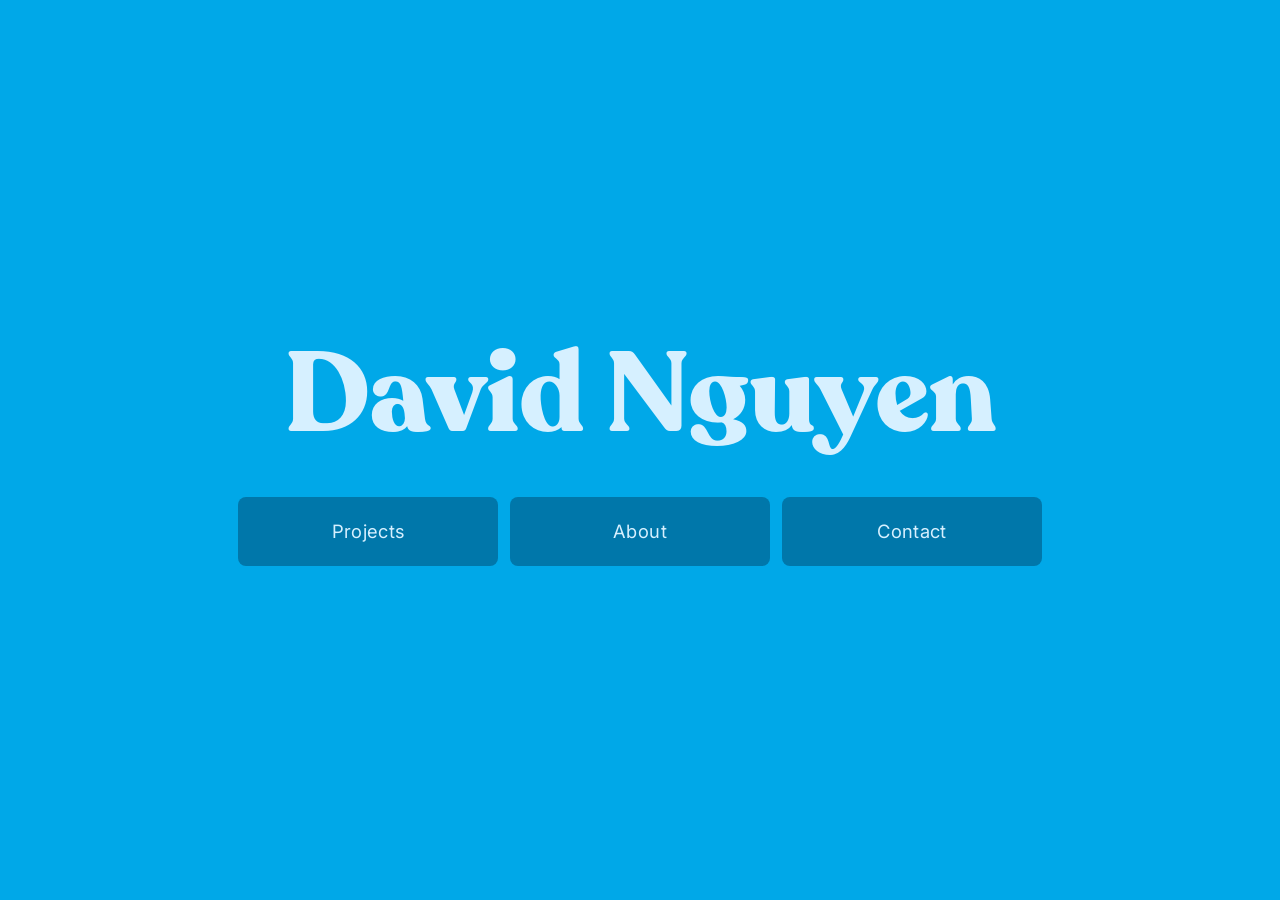
<file: index.html>
<!DOCTYPE html>
<html lang="en">
<head>
  <meta charset="UTF-8" />
  <meta name="viewport" content="width=device-width, initial-scale=1.0" />
  <title>David Nguyen</title>
  <meta name="description" content="David Nguyen — CS student at SDSU building full-stack apps, mobile experiences, and AI tools." />
  <meta property="og:title" content="David Nguyen" />
  <meta property="og:description" content="CS student at SDSU building full-stack apps, mobile experiences, and AI tools." />
  <meta property="og:url" content="https://daviddnguyen.com" />
  <meta property="og:type" content="website" />
  <link rel="icon" type="image/png" href="favicon.png" />
  <link rel="preconnect" href="https://fonts.googleapis.com" />
  <link href="https://fonts.googleapis.com/css2?family=Inter:wght@300;400;500&display=swap" rel="stylesheet" />
  <link rel="stylesheet" href="style.css" />
</head>
<body>

  <section id="hero">
    <div class="hero-inner">
      <h1>David Nguyen</h1>
      <nav class="hero-nav">
        <a href="projects.html">Projects</a>
        <a href="about.html">About</a>
        <a href="contact.html">Contact</a>
      </nav>
    </div>
  </section>

  <script src="script.js"></script>
</body>
</html>
</file>
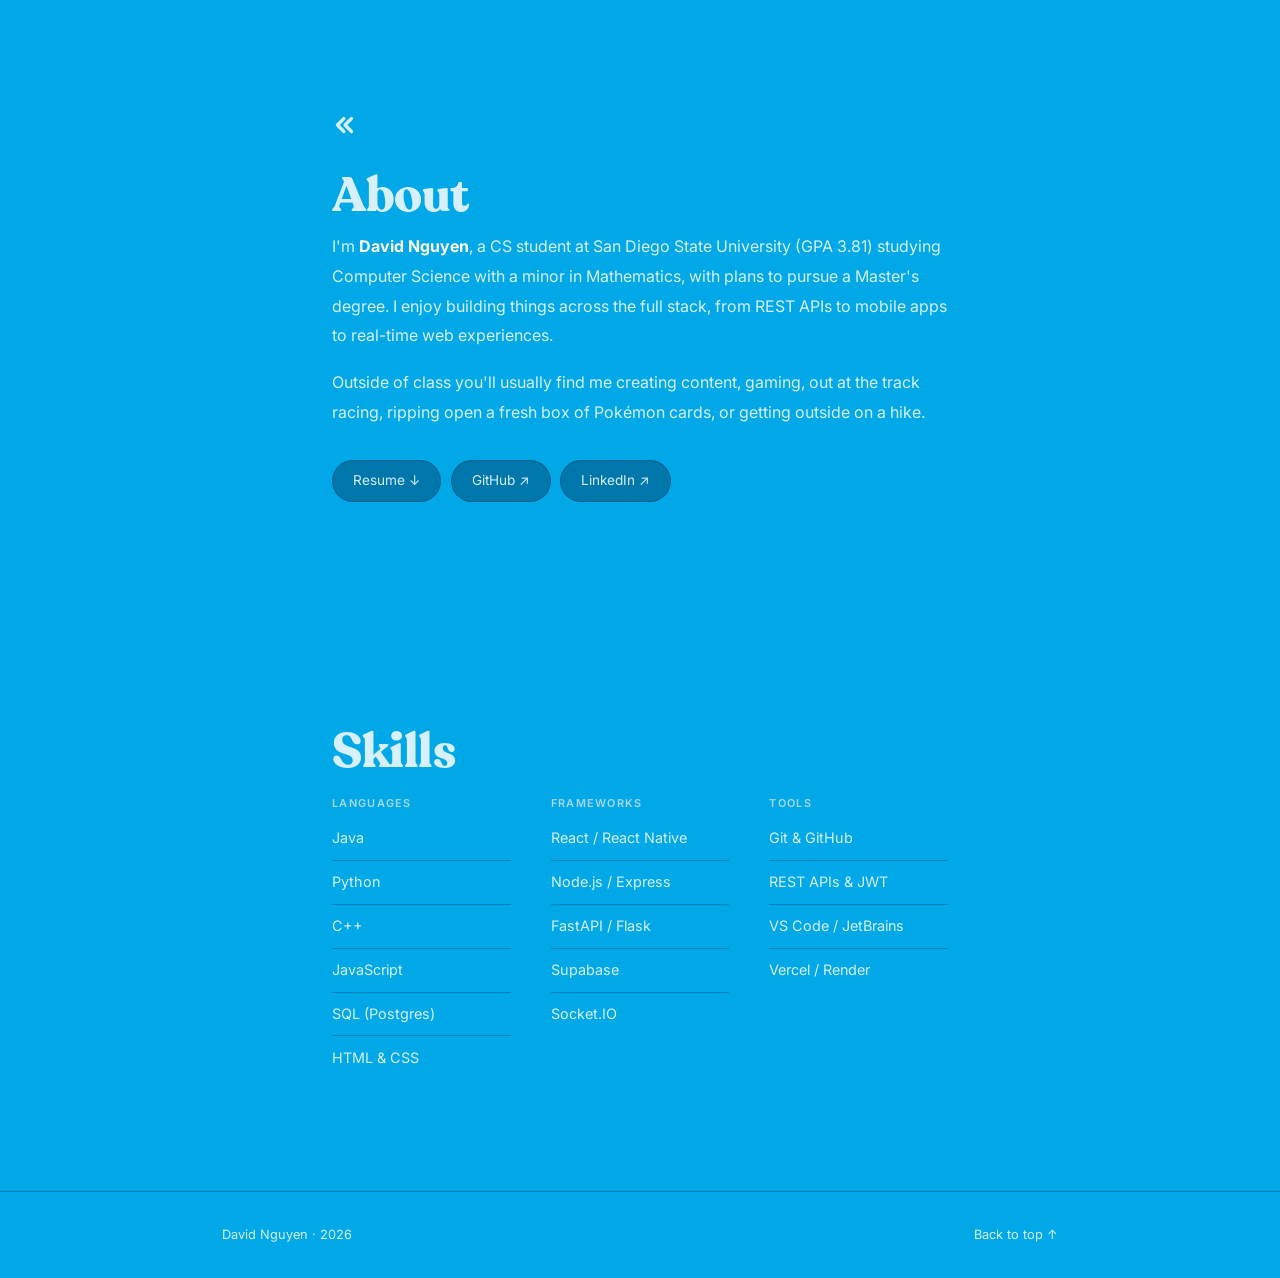
<file: about.html>
<!DOCTYPE html>
<html lang="en">
<head>
  <meta charset="UTF-8" />
  <meta name="viewport" content="width=device-width, initial-scale=1.0" />
  <title>About — David Nguyen</title>
  <meta name="description" content="About David Nguyen — CS student at SDSU, GPA 3.81, full-stack developer pursuing a Master's degree." />
  <meta property="og:title" content="About — David Nguyen" />
  <meta property="og:description" content="CS student at SDSU, GPA 3.81, full-stack developer pursuing a Master's degree." />
  <meta property="og:url" content="https://daviddnguyen.com/about.html" />
  <meta property="og:type" content="website" />
  <link rel="icon" type="image/png" href="favicon.png" />
  <link rel="preconnect" href="https://fonts.googleapis.com" />
  <link href="https://fonts.googleapis.com/css2?family=Inter:wght@300;400;500&display=swap" rel="stylesheet" />
  <link rel="stylesheet" href="style.css" />
</head>
<body>

  <section id="about" class="section">
    <div class="container container--narrow">
      <a href="index.html" class="back-page"><svg viewBox="0 0 24 24" fill="none" stroke="currentColor" stroke-width="3" stroke-linecap="round" stroke-linejoin="round"><polyline points="18 6 12 12 18 18"></polyline><polyline points="11 6 5 12 11 18"></polyline></svg></a>
      <h2 class="section-heading">About</h2>
      <div class="about-body">
        <p>
          I'm <strong>David Nguyen</strong>, a CS student at San Diego State University
          (GPA 3.81) studying Computer Science with a minor in Mathematics, with plans
          to pursue a Master's degree. I enjoy building things across the full stack,
          from REST APIs to mobile apps to real-time web experiences.
        </p>
        <p>
          Outside of class you'll usually find me creating content, gaming, out at
          the track racing, ripping open a fresh box of Pokémon cards, or getting
          outside on a hike.
        </p>
        <div class="about-links">
          <a href="index.html" class="pill-link">Resume &#8595;</a>
          <a href="https://github.com/say3u" target="_blank" rel="noopener noreferrer" class="pill-link">GitHub &#8599;</a>
          <a href="https://www.linkedin.com/in/daviddnguyen06/" target="_blank" rel="noopener noreferrer" class="pill-link">LinkedIn &#8599;</a>
        </div>
      </div>
    </div>
  </section>

  <section id="skills" class="section">
    <div class="container container--narrow">
      <h2 class="section-heading">Skills</h2>
      <div class="skills-grid">
        <div>
          <h3 class="skill-label">Languages</h3>
          <ul class="skill-list">
            <li>Java</li>
            <li>Python</li>
            <li>C++</li>
            <li>JavaScript</li>
            <li>SQL (Postgres)</li>
            <li>HTML &amp; CSS</li>
          </ul>
        </div>
        <div>
          <h3 class="skill-label">Frameworks</h3>
          <ul class="skill-list">
            <li>React / React Native</li>
            <li>Node.js / Express</li>
            <li>FastAPI / Flask</li>
            <li>Supabase</li>
            <li>Socket.IO</li>
          </ul>
        </div>
        <div>
          <h3 class="skill-label">Tools</h3>
          <ul class="skill-list">
            <li>Git &amp; GitHub</li>
            <li>REST APIs &amp; JWT</li>
            <li>VS Code / JetBrains</li>
            <li>Vercel / Render</li>
          </ul>
        </div>
      </div>
    </div>
  </section>

  <footer>
    <div class="container footer-inner">
      <span>David Nguyen · 2026</span>
      <a href="index.html" class="back-top">Back to top &uarr;</a>
    </div>
  </footer>

  <script src="script.js"></script>
</body>
</html>
</file>
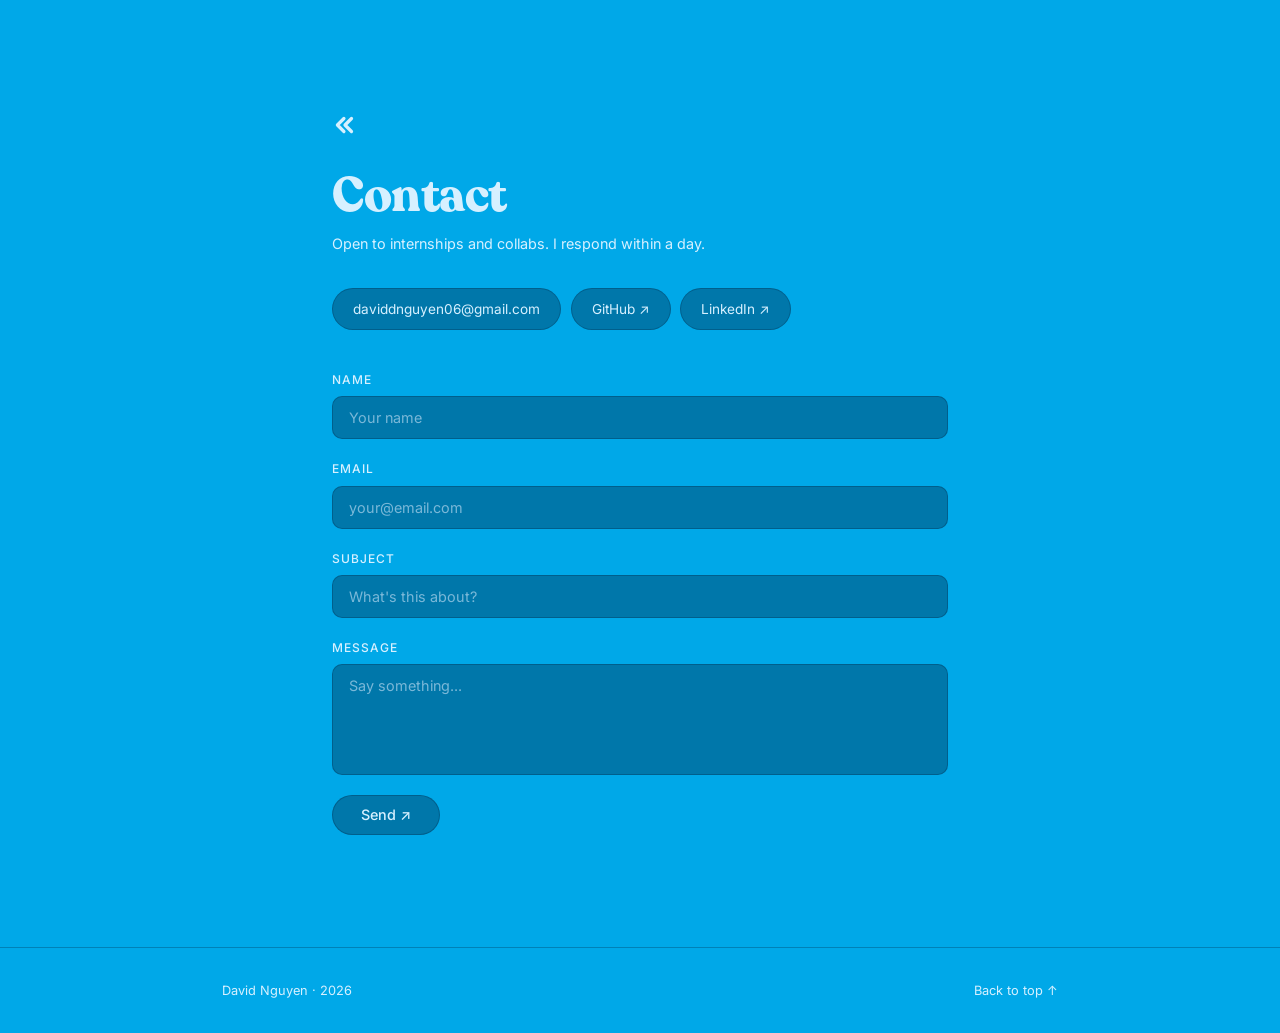
<file: contact.html>
<!DOCTYPE html>
<html lang="en">
<head>
  <meta charset="UTF-8" />
  <meta name="viewport" content="width=device-width, initial-scale=1.0" />
  <title>Contact — David Nguyen</title>
  <meta name="description" content="Get in touch with David Nguyen — open to internships and collabs." />
  <meta property="og:title" content="Contact — David Nguyen" />
  <meta property="og:description" content="Open to internships and collabs. Reach out to David Nguyen." />
  <meta property="og:url" content="https://daviddnguyen.com/contact.html" />
  <meta property="og:type" content="website" />
  <link rel="icon" type="image/png" href="favicon.png" />
  <link rel="preconnect" href="https://fonts.googleapis.com" />
  <link href="https://fonts.googleapis.com/css2?family=Inter:wght@300;400;500&display=swap" rel="stylesheet" />
  <link rel="stylesheet" href="style.css" />
</head>
<body>

  <section id="contact" class="section">
    <div class="container container--narrow">
      <a href="index.html" class="back-page"><svg viewBox="0 0 24 24" fill="none" stroke="currentColor" stroke-width="3" stroke-linecap="round" stroke-linejoin="round"><polyline points="18 6 12 12 18 18"></polyline><polyline points="11 6 5 12 11 18"></polyline></svg></a>
      <h2 class="section-heading">Contact</h2>
      <p class="section-sub">
        Open to internships and collabs. I respond within a day.
      </p>
      <div class="contact-links">
        <a href="mailto:daviddnguyen06@gmail.com" class="pill-link">daviddnguyen06@gmail.com</a>
        <a href="https://github.com/say3u" target="_blank" rel="noopener noreferrer" class="pill-link">GitHub &#8599;</a>
        <a href="https://www.linkedin.com/in/daviddnguyen06/" target="_blank" rel="noopener noreferrer" class="pill-link">LinkedIn &#8599;</a>
      </div>

      <form class="contact-form" action="https://formspree.io/f/xykvjqvg" method="POST">
        <div class="form-group">
          <label for="name">Name</label>
          <input type="text" id="name" name="name" placeholder="Your name" required />
        </div>
        <div class="form-group">
          <label for="email">Email</label>
          <input type="email" id="email" name="email" placeholder="your@email.com" required />
        </div>
        <div class="form-group">
          <label for="subject">Subject</label>
          <input type="text" id="subject" name="subject" placeholder="What's this about?" required />
        </div>
        <div class="form-group">
          <label for="message">Message</label>
          <textarea id="message" name="message" rows="5" placeholder="Say something..." required></textarea>
        </div>
        <button type="submit" class="form-submit">Send &#8599;</button>
      </form>
    </div>
  </section>

  <footer>
    <div class="container footer-inner">
      <span>David Nguyen · 2026</span>
      <a href="index.html" class="back-top">Back to top &uarr;</a>
    </div>
  </footer>

  <script src="script.js"></script>
</body>
</html>
</file>
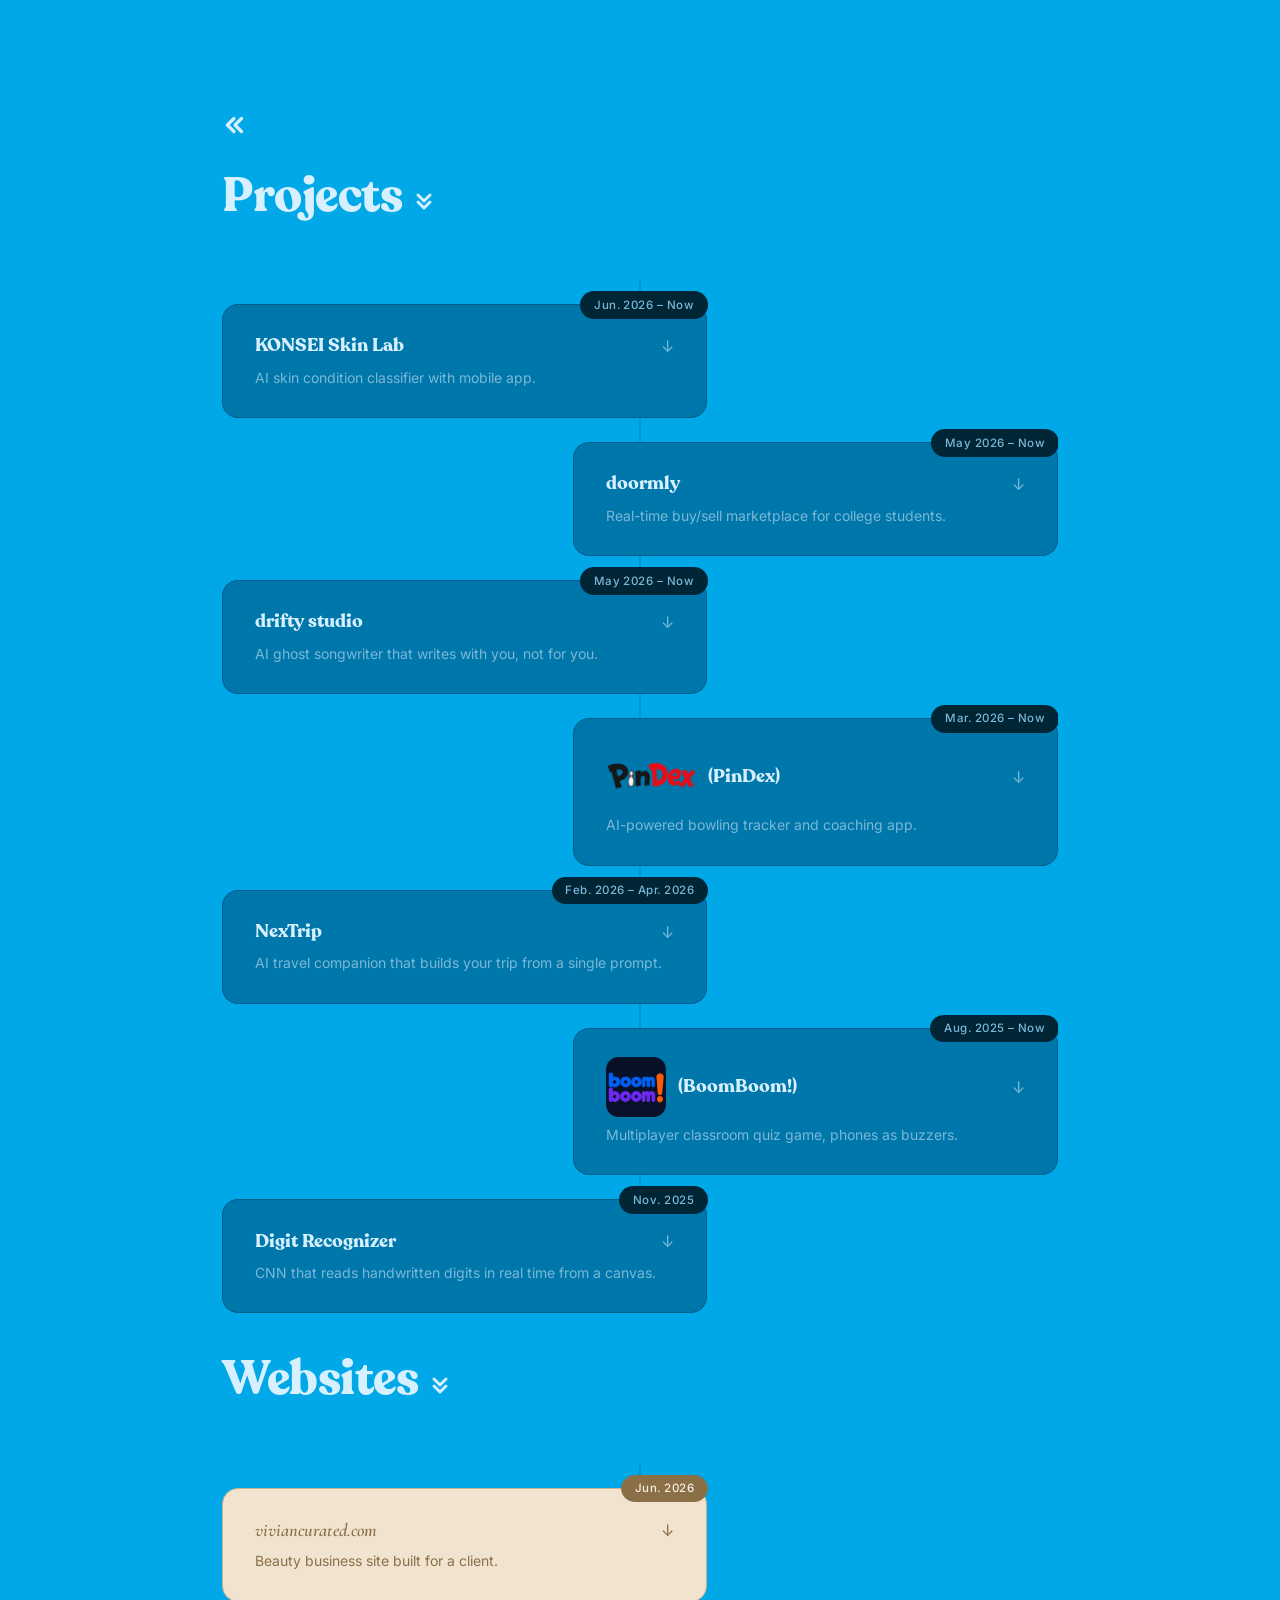
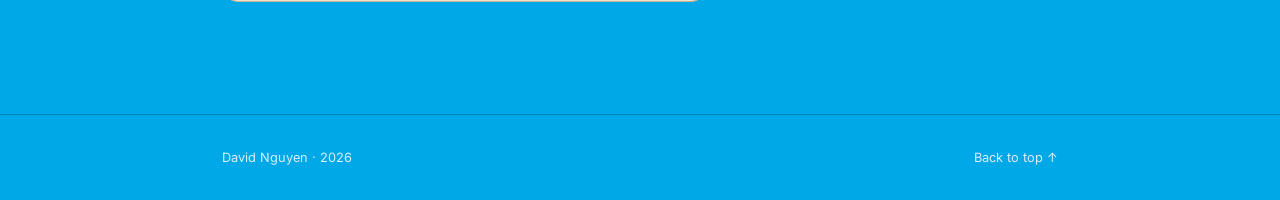
<file: projects.html>
<!DOCTYPE html>
<html lang="en">
<head>
  <meta charset="UTF-8" />
  <meta name="viewport" content="width=device-width, initial-scale=1.0" />
  <title>Projects — David Nguyen</title>
  <meta name="description" content="Projects by David Nguyen — full-stack apps, mobile, and AI tools." />
  <meta property="og:title" content="Projects — David Nguyen" />
  <meta property="og:description" content="Full-stack apps, mobile experiences, and AI tools built by David Nguyen." />
  <meta property="og:url" content="https://daviddnguyen.com/projects.html" />
  <meta property="og:type" content="website" />
  <link rel="icon" type="image/png" href="favicon.png" />
  <link rel="preconnect" href="https://fonts.googleapis.com" />
  <link href="https://fonts.googleapis.com/css2?family=Inter:wght@300;400;500&family=Cormorant+Garamond:ital,wght@1,500;1,600&display=swap" rel="stylesheet" />
  <link rel="stylesheet" href="style.css" />
</head>
<body>

  <section id="projects" class="section">
    <div class="container">
      <a href="index.html" class="back-page"><svg viewBox="0 0 24 24" fill="none" stroke="currentColor" stroke-width="3" stroke-linecap="round" stroke-linejoin="round"><polyline points="18 6 12 12 18 18"></polyline><polyline points="11 6 5 12 11 18"></polyline></svg></a>

      <div class="section-toggle" data-target="projects-list">
        <h2 class="section-heading">Projects</h2>
        <span class="section-toggle-arrow"><svg viewBox="0 0 24 24" fill="none" stroke="currentColor" stroke-width="3" stroke-linecap="round" stroke-linejoin="round"><polyline points="6 6 12 12 6 18"></polyline><polyline points="13 6 19 12 13 18"></polyline></svg></span>
      </div>

      <div class="projects-list" id="projects-list">

        <div class="project-card" data-year="Jun. 2026 – Now">
          <div class="card-head">
            <h3>KONSEI Skin Lab</h3>
            <span class="card-arrow">&#8595;</span>
          </div>
          <p class="card-teaser">AI skin condition classifier with mobile app.</p>
          <div class="card-body">
            <p>Deep learning model trained to identify and classify skin conditions from images. A convolutional neural network analyzes user-submitted photos and returns a diagnosis with confidence scores. Paired with a mobile app for on-the-go skin health tracking and condition history logging.</p>
            <ul class="tag-list">
              <li>Python</li><li>TensorFlow</li><li>React Native</li><li>Flask</li>
            </ul>
            <div class="card-links">
              <a href="https://konsei.app" target="_blank" rel="noopener noreferrer">Live Demo &#8599;</a>
              <a href="https://github.com/say3u/skin-condition-classifier" target="_blank" rel="noopener noreferrer">GitHub &#8599;</a>
            </div>
          </div>
        </div>

        <div class="project-card project-card--right" data-year="May 2026 – Now">
          <div class="card-head">
            <h3>doormly</h3>
            <span class="card-arrow">&#8595;</span>
          </div>
          <p class="card-teaser">Real-time buy/sell marketplace for college students.</p>
          <div class="card-body">
            <p>Full-stack campus marketplace with WebSocket-powered live listings and 1-on-1 chat via Socket.io. Features JWT authentication with .edu email verification to restrict access to verified students, plus a reputation and ratings system for buyers and sellers.</p>
            <ul class="tag-list">
              <li>React</li><li>Node.js</li><li>Express</li><li>PostgreSQL</li><li>Socket.io</li>
            </ul>
            <div class="card-links">
              <a href="https://doormly.com" target="_blank" rel="noopener noreferrer">Live Demo &#8599;</a>
              <a href="https://github.com/say3u/campus-marketplace" target="_blank" rel="noopener noreferrer">GitHub &#8599;</a>
            </div>
          </div>
        </div>

        <div class="project-card" data-year="May 2026 – Now">
          <div class="card-head">
            <h3>drifty studio</h3>
            <span class="card-arrow">&#8595;</span>
          </div>
          <p class="card-teaser">AI ghost songwriter that writes with you, not for you.</p>
          <div class="card-body">
            <p>Desktop songwriting tool powered by an LLM that acts as a ghost collaborator. Feed it a mood, theme, or rough lyric and it generates verses, hooks, and bridges that match your voice. Designed to remove creative blocks while keeping the finished song authentically yours.</p>
            <ul class="tag-list">
              <li>Python</li><li>Electron</li><li>HTML/CSS/JS</li>
            </ul>
            <div class="card-links">
              <a href="https://github.com/say3u/ghost-songwriter" target="_blank" rel="noopener noreferrer">GitHub &#8599;</a>
            </div>
          </div>
        </div>

        <div class="project-card project-card--right" data-year="Mar. 2026 – Now">
          <div class="card-head" style="display:flex;align-items:center;justify-content:space-between;">
            <div style="display:flex;flex-direction:row;flex-wrap:nowrap;align-items:center;gap:0.75rem;">
              <img src="pindex-logo.png" alt="PinDex" height="60" style="width:auto;max-width:200px;flex-shrink:0;" />
              <h3 style="margin:0;">(PinDex)</h3>
            </div>
            <span class="card-arrow">&#8595;</span>
          </div>
          <p class="card-teaser">AI-powered bowling tracker and coaching app.</p>
          <div class="card-body">
            <p>Cross-platform mobile app built with Expo/React Native for real-time bowling shot tracking and session analytics. Integrates a Groq LLM (Llama 3.3-70b) to generate personalized AI coaching feedback, and a curated ball database with AI-assisted lookup for equipment recommendations.</p>
            <ul class="tag-list">
              <li>React Native</li><li>FastAPI</li><li>Python</li><li>Supabase</li>
            </ul>
            <div class="card-links">
              <a href="https://github.com/say3u/PinDex" target="_blank" rel="noopener noreferrer">GitHub &#8599;</a>
            </div>
          </div>
        </div>

        <div class="project-card" data-year="Feb. 2026 – Apr. 2026">
          <div class="card-head">
            <h3>NexTrip</h3>
            <span class="card-arrow">&#8595;</span>
          </div>
          <p class="card-teaser">AI travel companion that builds your trip from a single prompt.</p>
          <div class="card-body">
            <p>Enter a destination, budget, and interests and NexTrip generates a complete day-by-day itinerary with curated activities, timing, and smart fallback suggestions for any gaps. Built with Python and Flask, the backend dynamically assembles trip plans and handles edge cases to ensure every schedule is coherent and ready to follow.</p>
            <ul class="tag-list">
              <li>Python</li><li>Flask</li><li>HTML/CSS/JS</li>
            </ul>
          </div>
        </div>

        <div class="project-card project-card--right" data-year="Aug. 2025 – Now">
          <div class="card-head" style="display:flex;align-items:center;justify-content:space-between;">
            <div style="display:flex;flex-direction:row;flex-wrap:nowrap;align-items:center;gap:0.75rem;">
              <img src="boomboom!.png" alt="BoomBoom!" height="60" style="width:auto;max-width:200px;flex-shrink:0;" />
              <h3 style="margin:0;">(BoomBoom!)</h3>
            </div>
            <span class="card-arrow">&#8595;</span>
          </div>
          <p class="card-teaser">Multiplayer classroom quiz game, phones as buzzers.</p>
          <div class="card-body">
            <p>Real-time multiplayer Jeopardy-style game built for classroom engagement. Students join a live session from their phones, which act as buzzers. First to tap wins the point. A host screen displays questions and a live leaderboard while Flask-SocketIO syncs buzz-ins across all devices in milliseconds, handling race conditions to crown a single winner per round. Players earn and manage power-ups through a custom inventory system, adding a strategic layer to every round.</p>
            <ul class="tag-list">
              <li>Python</li><li>Flask</li><li>Socket.IO</li><li>HTML/CSS/JS</li>
            </ul>
          </div>
        </div>

        <div class="project-card" data-year="Nov. 2025">
          <div class="card-head">
            <h3>Digit Recognizer</h3>
            <span class="card-arrow">&#8595;</span>
          </div>
          <p class="card-teaser">CNN that reads handwritten digits in real time from a canvas.</p>
          <div class="card-body">
            <p>Convolutional neural network trained on the MNIST dataset (60,000 images) achieving 99.1% test accuracy. A Flask API serves the model, and a browser canvas lets you draw any digit and get an instant prediction with confidence scores. Preprocesses drawn input to match the 28×28 grayscale format the model expects.</p>
            <ul class="tag-list">
              <li>Python</li><li>TensorFlow</li><li>Keras</li><li>Flask</li><li>HTML/CSS/JS</li>
            </ul>
          </div>
        </div>

      </div>

      <div class="section-toggle" data-target="websites-list" style="margin-top:2.5rem;">
        <h2 class="section-heading">Websites</h2>
        <span class="section-toggle-arrow"><svg viewBox="0 0 24 24" fill="none" stroke="currentColor" stroke-width="3" stroke-linecap="round" stroke-linejoin="round"><polyline points="6 6 12 12 6 18"></polyline><polyline points="13 6 19 12 13 18"></polyline></svg></span>
      </div>

      <div class="projects-list" id="websites-list">

        <div class="project-card" data-year="Jun. 2026" style="--card:#f0e4d0; --card-hover:#e6d5b8; --border:#c9b28f; --border-hover:#a9835d; --text:#6b5842; --text-bright:#8b6f47; --text-muted:#8b6f47; --badge-bg:#8b6f47; --badge-border:#8b6f47; --badge-text:#f7f0e0;">
          <div class="card-head">
            <h3 style="font-family:'Cormorant Garamond', Georgia, serif; font-style:italic; font-weight:600;">viviancurated.com</h3>
            <span class="card-arrow">&#8595;</span>
          </div>
          <p class="card-teaser">Beauty business site built for a client.</p>
          <div class="card-body">
            <p>Custom-built website designed and developed for a beauty business client, covering branding, service listings, and booking information in a clean, mobile-friendly layout.</p>
            <ul class="tag-list">
              <li>HTML</li><li>CSS</li><li>JavaScript</li>
            </ul>
            <div class="card-links">
              <a href="https://viviancurated.com" target="_blank" rel="noopener noreferrer" style="background:#8b6f47; color:#f7f0e0; border-color:#8b6f47;">Live Site &#8599;</a>
            </div>
          </div>
        </div>

      </div>

    </div>
  </section>

  <footer>
    <div class="container footer-inner">
      <span>David Nguyen · 2026</span>
      <a href="index.html" class="back-top">Back to top &uarr;</a>
    </div>
  </footer>

  <script src="script.js"></script>
</body>
</html>
</file>
<file: style.css>
/* ── Fonts ── */
@font-face {
  font-family: 'Recoleta';
  src: url('RecoletaBold.otf') format('opentype');
  font-weight: 700;
  font-style: normal;
  font-display: swap;
}

/* ── Reset ── */
*, *::before, *::after { box-sizing: border-box; margin: 0; padding: 0; }

/* ── Tokens ── */
:root {
  --bg:          #00a8e8;
  --card:        #0077aa;
  --card-hover:  #005f80;
  --border:      rgba(0, 40, 70, 0.3);
  --border-hover:rgba(0, 20, 50, 0.55);
  --text:        #d6f0ff;
  --text-bright: #d6f0ff;
  --text-muted:  #7ab8d8;
  --badge-bg:    #002535;
  --badge-border:rgba(0, 40, 70, 0.4);
  --radius:      16px;
  --max-w:       900px;
}

html { scroll-behavior: smooth; }

body {
  font-family: 'Inter', -apple-system, sans-serif;
  background: var(--bg);
  color: var(--text);
  line-height: 1.65;
  -webkit-font-smoothing: antialiased;
  overflow-x: hidden;
}

/* ── Typography ── */
h1, h2, h3 {
  font-family: 'Recoleta', Georgia, serif;
  font-weight: 700;
  line-height: 1.1;
  color: var(--text-bright);
}

strong { color: #ffffff; font-weight: 700; }

/* ── Layout ── */
.container {
  max-width: var(--max-w);
  margin: 0 auto;
  padding: 0 2rem;
}

.container--narrow { max-width: 680px; }

.section { padding: 7rem 0; }

/* ── Hero ── */
#hero {
  min-height: 100vh;
  display: flex;
  align-items: center;
  justify-content: center;
  text-align: center;
  padding: 4rem 2rem;
}

.hero-inner {
  display: flex;
  flex-direction: column;
  align-items: center;
  gap: 1.5rem;
}

#hero h1 {
  font-size: clamp(3.5rem, 10vw, 7rem);
  letter-spacing: -0.01em;
  color: var(--text-bright);
}

.hero-sub {
  color: var(--text-muted);
  letter-spacing: 0.06em;
  text-transform: uppercase;
  font-size: 0.8rem;
  font-weight: 400;
}

.hero-nav {
  display: flex;
  gap: 0.75rem;
  margin-top: 1rem;
  flex-wrap: wrap;
  justify-content: center;
}

.hero-nav a {
  display: inline-block;
  padding: 1.2rem 5.5rem;
  border: none;
  border-radius: 8px;
  color: var(--text);
  text-decoration: none;
  font-size: 1.15rem;
  font-weight: 400;
  letter-spacing: 0.02em;
  background: var(--card);
  transition: background 0.2s, color 0.2s;
  min-width: 260px;
  text-align: center;
}

.hero-nav a:hover {
  background: var(--card-hover);
  color: var(--text-bright);
}

/* ── Section headings ── */
.section-heading {
  font-size: clamp(2rem, 5vw, 3rem);
  margin-bottom: 0.6rem;
  letter-spacing: -0.01em;
}

.section-sub {
  color: var(--text);
  font-size: 0.9rem;
  margin-bottom: 1.25rem;
}

/* ── Section toggle ── */
.section-toggle {
  display: flex;
  align-items: center;
  gap: 0.6rem;
  cursor: pointer;
  width: fit-content;
}

.section-toggle-arrow {
  color: var(--text-bright);
  display: inline-flex;
  align-items: center;
  transition: transform 0.3s ease, color 0.2s ease;
  transform: rotate(90deg);
}

.section-toggle-arrow svg {
  width: 24px;
  height: 24px;
}

.section-toggle:hover .section-toggle-arrow {
  color: #ffffff;
}

.section-toggle.collapsed .section-toggle-arrow {
  transform: rotate(0deg);
}

/* ── Projects ── */
.projects-list {
  display: flex;
  flex-direction: column;
  gap: 1.5rem;
  margin-top: 3rem;
  padding-top: 1.5rem;
  position: relative;
  max-height: 8000px;
  overflow: hidden;
  opacity: 1;
  transition: max-height 0.5s ease, opacity 0.35s ease, margin-top 0.4s ease, padding-top 0.4s ease;
}

.projects-list.collapsed {
  max-height: 0;
  opacity: 0;
  margin-top: 0;
  padding-top: 0;
}

.projects-list::before {
  content: '';
  position: absolute;
  left: 50%;
  top: 0; bottom: 0;
  width: 1px;
  background: var(--border);
  transform: translateX(-50%);
  z-index: 0;
}

/* ── Project card ── */
.project-card {
  position: relative;
  z-index: 1;
  width: 58%;
  background: var(--card);
  border: 1px solid var(--border);
  border-radius: var(--radius);
  padding: 1.75rem 2rem;
  cursor: pointer;
  transition: background 0.22s, border-color 0.22s, transform 0.22s;
  margin-right: auto;
}

.project-card--right {
  margin-right: 0;
  margin-left: auto;
}

.project-card:hover {
  background: var(--card-hover);
  border-color: var(--border-hover);
  transform: translateY(-2px);
}

.project-card.open {
  border-color: var(--border-hover);
  transform: none;
}

/* Floating date badge */
.project-card::before {
  content: attr(data-year);
  position: absolute;
  top: -14px;
  right: -2px;
  background: var(--badge-bg);
  border: 1px solid var(--badge-border);
  border-radius: 100px;
  padding: 0.2rem 0.8rem;
  font-size: 0.72rem;
  font-weight: 500;
  color: var(--badge-text, var(--text-muted));
  letter-spacing: 0.04em;
  white-space: nowrap;
}

/* Card logo */
.card-logo-group {
  display: flex;
  flex-direction: row;
  align-items: center;
  gap: 0.75rem;
}

.card-logo {
  height: 60px;
  width: auto;
  max-width: 200px;
  object-fit: contain;
  flex-shrink: 0;
}

/* Card head row */
.card-head {
  display: flex;
  align-items: center;
  justify-content: space-between;
  gap: 1rem;
  margin-bottom: 0.45rem;
}

.card-head h3 {
  font-size: 1.15rem;
  color: var(--text-bright);
  transition: color 0.2s;
}

.project-card:hover .card-head h3 { color: #f5caa8; }

.card-arrow {
  color: var(--text-muted);
  font-size: 1rem;
  flex-shrink: 0;
  transition: transform 0.3s ease, color 0.2s;
  display: inline-block;
}

.project-card.open .card-arrow {
  transform: rotate(180deg);
  color: var(--text-bright);
}

/* Teaser — always visible */
.card-teaser {
  font-size: 0.875rem;
  color: var(--text-muted);
  line-height: 1.6;
}

/* Expanded body */
.card-body {
  max-height: 0;
  overflow: hidden;
  transition: max-height 0.42s ease, opacity 0.3s ease;
  opacity: 0;
}

.project-card.open .card-body {
  max-height: 400px;
  opacity: 1;
}

.card-body > p {
  font-size: 0.875rem;
  color: var(--text);
  line-height: 1.8;
  margin-top: 1rem;
  margin-bottom: 1.1rem;
}

.card-links {
  display: flex;
  gap: 0.6rem;
  flex-wrap: wrap;
}

.card-links a {
  display: inline-block;
  padding: 0.45rem 1rem;
  border: 1px solid var(--border);
  border-radius: 100px;
  color: var(--text);
  text-decoration: none;
  font-size: 0.8rem;
  font-weight: 500;
  background: var(--badge-bg);
  transition: border-color 0.2s, color 0.2s, background 0.2s;
}

.card-links a:hover {
  border-color: var(--border-hover);
  color: var(--text-bright);
  background: var(--card-hover);
}

.tag-list {
  display: flex;
  flex-wrap: wrap;
  gap: 0.4rem;
  list-style: none;
  margin-bottom: 1.1rem;
}

.tag-list li {
  font-size: 0.7rem;
  font-weight: 500;
  padding: 0.2rem 0.65rem;
  border-radius: 100px;
  border: 1px solid var(--border);
  color: var(--text-muted);
  letter-spacing: 0.03em;
}


/* ── Back page link ── */
.back-page {
  display: inline-flex;
  align-items: center;
  color: var(--text-bright);
  text-decoration: none;
  margin-bottom: 2rem;
  transition: opacity 0.2s;
}
.back-page:hover { opacity: 0.7; }
.back-page svg { width: 26px; height: 26px; }

/* ── Contact form ── */
.contact-form {
  margin-top: 2.5rem;
  display: flex;
  flex-direction: column;
  gap: 1.25rem;
}

.form-group {
  display: flex;
  flex-direction: column;
  gap: 0.4rem;
}

.form-group label {
  font-size: 0.75rem;
  font-weight: 500;
  letter-spacing: 0.08em;
  text-transform: uppercase;
  color: var(--text);
}

.form-group input,
.form-group textarea {
  background: var(--card);
  border: 1px solid var(--border);
  border-radius: 10px;
  padding: 0.75rem 1rem;
  color: var(--text);
  font-family: 'Inter', sans-serif;
  font-size: 0.9rem;
  outline: none;
  transition: border-color 0.2s;
  resize: none;
}

.form-group input::placeholder,
.form-group textarea::placeholder {
  color: var(--text-muted);
}

.form-group input:focus,
.form-group textarea:focus {
  border-color: var(--border-hover);
}

.form-submit {
  align-self: flex-start;
  padding: 0.65rem 1.75rem;
  background: var(--card);
  border: 1px solid var(--border);
  border-radius: 100px;
  color: var(--text-bright);
  font-family: 'Inter', sans-serif;
  font-size: 0.9rem;
  font-weight: 500;
  cursor: pointer;
  transition: background 0.2s, border-color 0.2s;
}

.form-submit:hover {
  background: var(--card-hover);
  border-color: var(--border-hover);
}

/* ── About ── */
.about-body p {
  font-size: 1rem;
  color: var(--text);
  line-height: 1.85;
  margin-bottom: 1.1rem;
}

.about-links {
  display: flex;
  gap: 0.6rem;
  flex-wrap: wrap;
  margin-top: 2rem;
}

/* ── Pill links ── */
.pill-link {
  display: inline-block;
  padding: 0.55rem 1.25rem;
  border: 1px solid var(--border);
  border-radius: 100px;
  color: var(--text);
  text-decoration: none;
  font-size: 0.85rem;
  background: var(--card);
  transition: background 0.2s, border-color 0.2s, color 0.2s;
}

.pill-link:hover {
  background: var(--card-hover);
  border-color: var(--border-hover);
  color: var(--text-bright);
}

/* ── Skills ── */
.skills-grid {
  display: grid;
  grid-template-columns: repeat(3, 1fr);
  gap: 2.5rem;
  margin-top: 1.25rem;
}

.skill-label {
  font-family: 'Inter', sans-serif;
  font-size: 0.68rem;
  font-weight: 600;
  letter-spacing: 0.12em;
  text-transform: uppercase;
  color: #a8d8f0;
  margin-bottom: 1rem;
}

.skill-list {
  list-style: none;
  display: flex;
  flex-direction: column;
  gap: 0.6rem;
}

.skill-list li {
  font-size: 0.9rem;
  color: var(--text);
  padding-bottom: 0.6rem;
  border-bottom: 1px solid var(--border);
}

.skill-list li:last-child { border-bottom: none; }

/* ── Contact ── */
.contact-links {
  display: flex;
  gap: 0.6rem;
  flex-wrap: wrap;
  margin-top: 2rem;
}

/* ── Footer ── */
footer {
  padding: 2rem 0;
  border-top: 1px solid var(--border);
}

.footer-inner {
  display: flex;
  align-items: center;
  justify-content: space-between;
  font-size: 0.8rem;
  color: var(--text);
}

.back-top {
  color: var(--text);
  text-decoration: none;
  font-size: 0.8rem;
  transition: color 0.2s;
}

.back-top:hover { color: var(--text-bright); }

/* ── Floating back button ── */
.back-btn {
  position: fixed;
  bottom: 2rem;
  left: 2rem;
  width: 44px;
  height: 44px;
  border-radius: 50%;
  background: var(--card);
  border: 1px solid var(--border);
  color: var(--text);
  font-size: 1.1rem;
  cursor: pointer;
  display: flex;
  align-items: center;
  justify-content: center;
  opacity: 0;
  pointer-events: none;
  transform: translateY(8px);
  transition: opacity 0.25s, transform 0.25s, background 0.2s, border-color 0.2s, color 0.2s;
  z-index: 50;
}

.back-btn.visible {
  opacity: 1;
  pointer-events: auto;
  transform: none;
}

.back-btn:hover {
  background: var(--card-hover);
  border-color: var(--border-hover);
  color: var(--text-bright);
}

/* ── Scroll reveal ── */
.reveal {
  opacity: 0;
  transform: translateY(20px);
  transition: opacity 0.6s ease, transform 0.6s ease;
}
.reveal.visible { opacity: 1; transform: none; }

/* ── Responsive ── */
@media (max-width: 700px) {
  .projects-list::before { display: none; }

  .project-card,
  .project-card--right {
    width: 100%;
    margin: 0;
  }

  .skills-grid { grid-template-columns: 1fr; gap: 2rem; }

  .hero-nav a { min-width: 130px; padding: 0.65rem 1.5rem; }

  .back-btn { bottom: 1.25rem; left: 1.25rem; }
}
</file>
